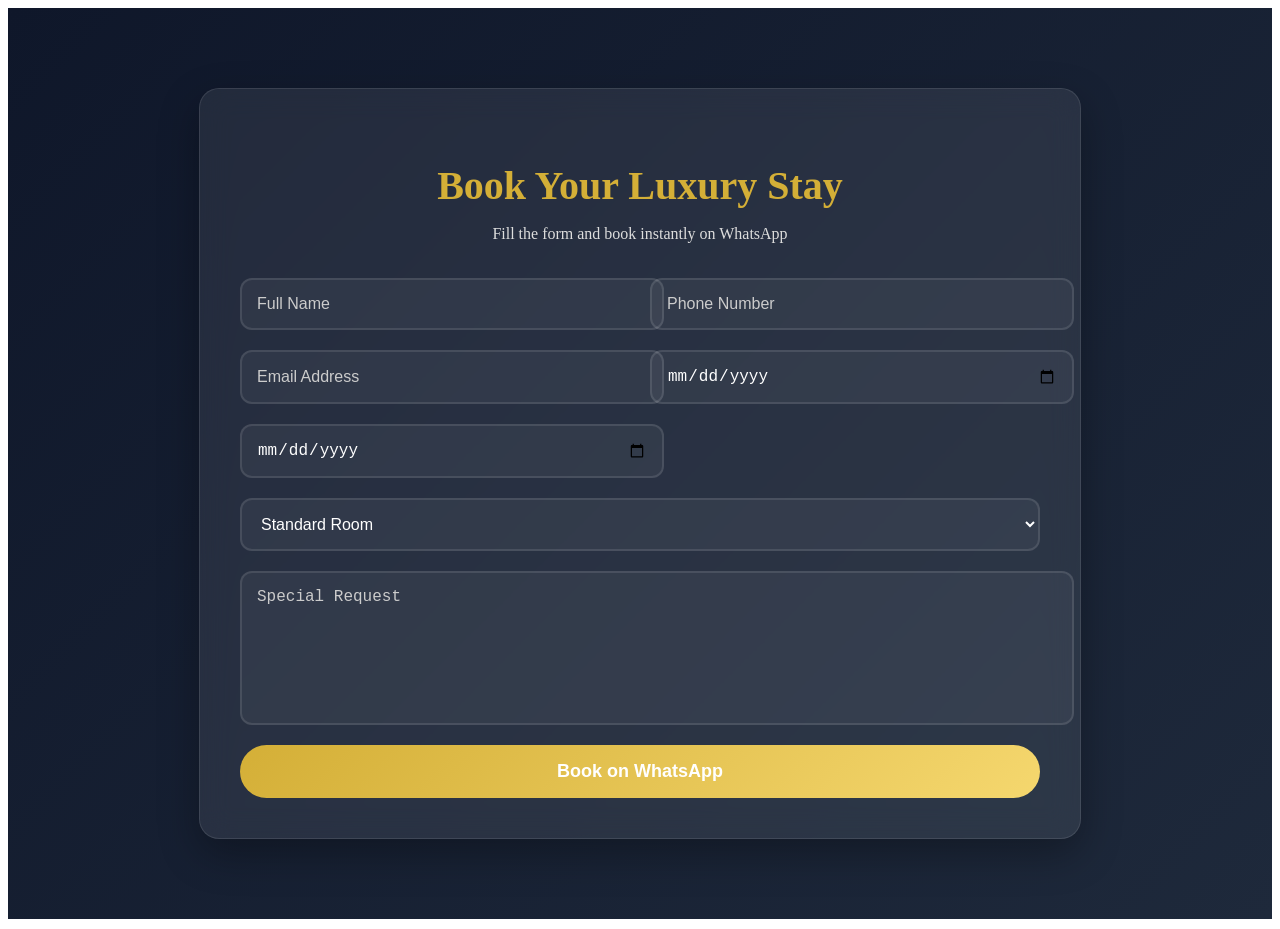
<file: demo-project/Contact/Conatact.html>
<!DOCTYPE html>
<html lang="en">
<head>
    <meta charset="UTF-8">
    <meta name="viewport" content="width=device-width, initial-scale=1.0">
    <title>Contact</title>
    <link rel="stylesheet" href="Conatct.css">
</head>
<body>
    
<section class="booking-section">
    <div class="booking-container">

        <h2 class="booking-title">Book Your Luxury Stay</h2>
        <p class="booking-subtitle">
            Fill the form and book instantly on WhatsApp
        </p>

        <form id="whatsappForm">

            <input type="text" placeholder="Full Name">

            <input type="tel" placeholder="Phone Number">

            <input type="email" placeholder="Email Address">

            <input type="date">

            <input type="date">

            <select class="full-width">
                <option>Standard Room</option>
                <option>Deluxe Room</option>
                <option>Executive Suite</option>
            </select>

            <textarea placeholder="Special Request"></textarea>

            <button type="submit">
                Book on WhatsApp
            </button>

        </form>

    </div>
</section>
    <script src="Contact.js"></script>
</body>
</html>
</file>
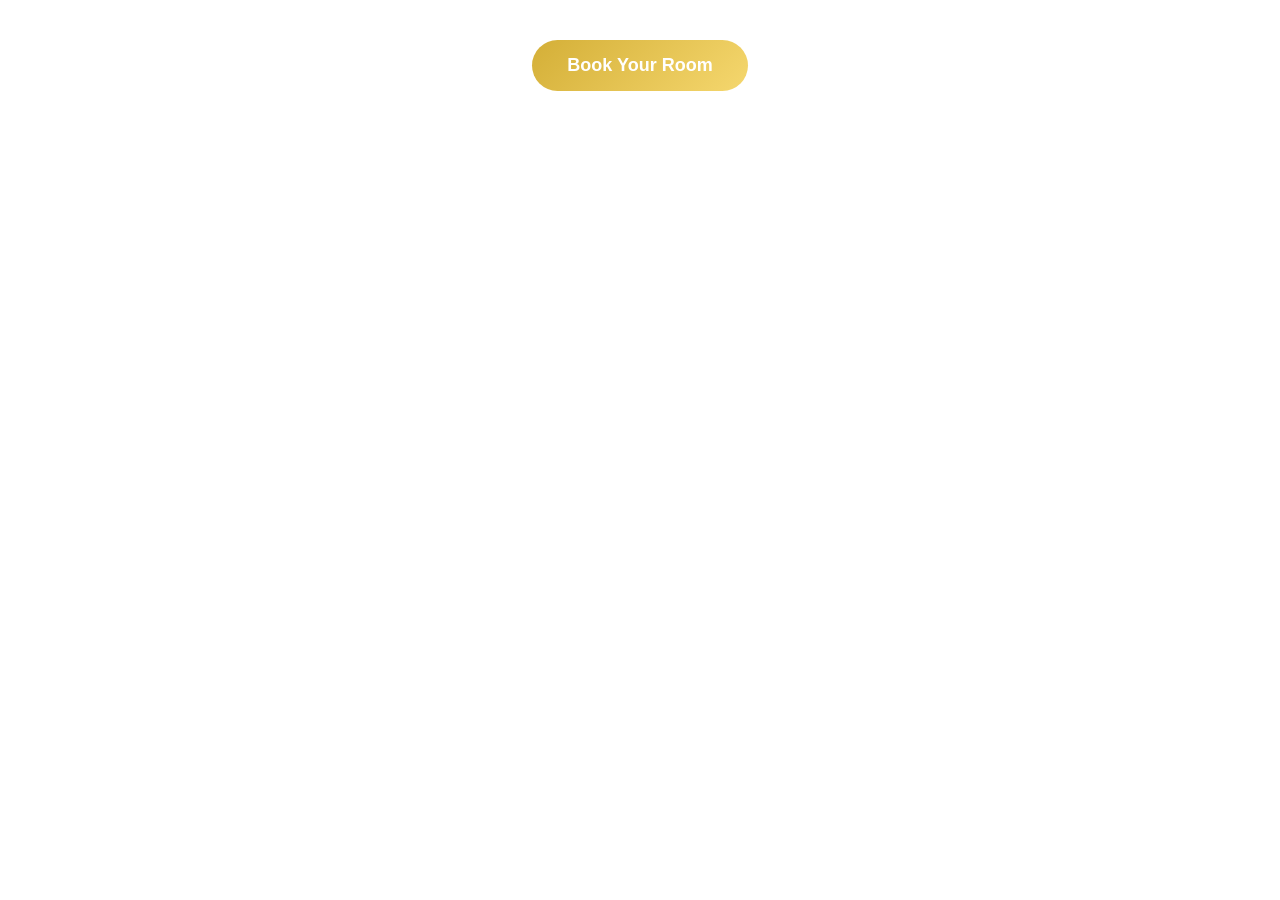
<file: demo-project/Room/Rooms.html>
<!DOCTYPE html>
<html lang="en">
<head>
    <meta charset="UTF-8">
    <meta name="viewport" content="width=device-width, initial-scale=1.0">
    <title>Room Booking</title>
    <link rel="stylesheet" href="room.css">
</head>
<body>


    <!-- Book Now Button -->
<button id="openModal" class="book-btn">
    Book Your Room
</button>

<!-- Booking Modal -->
<div id="bookingModal" class="modal">

    <div class="modal-content">

        <span class="close-btn">&times;</span>

        <h2>Luxury Room Booking</h2>

        <form id="bookingForm">

            <input
                type="text"
                placeholder="Full Name"
                required
            >

            <input
                type="email"
                placeholder="Email Address"
                required
            >

            <input
                type="tel"
                placeholder="Phone Number"
                required
            >

            <input
                type="date"
                required
            >

            <input
                type="date"
                required
            >

            <select>
                <option>Standard Room</option>
                <option>Deluxe Room</option>
                <option>Executive Suite</option>
                <option>Family Suite</option>
            </select>

            <button type="submit">
                Confirm Booking
            </button>

        </form>

    </div>

</div>
    
<script src="Room.js"></script>
</body>
</html>
</file>
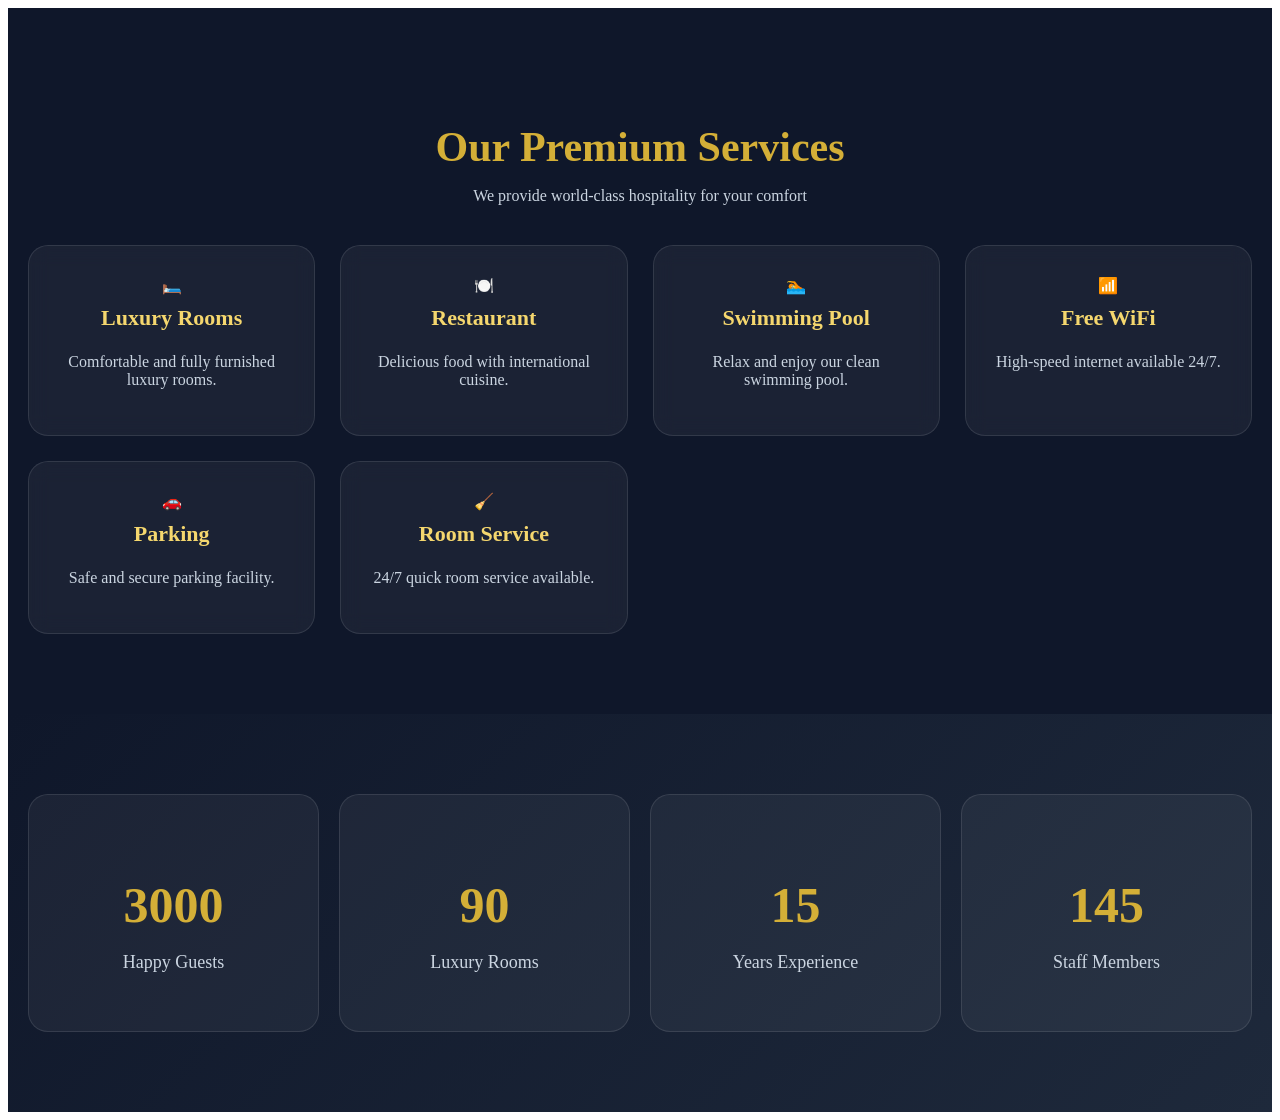
<file: demo-project/services/seviecs.html>
<!DOCTYPE html>
<html lang="en">
<head>
    <meta charset="UTF-8">
    <meta name="viewport" content="width=device-width, initial-scale=1.0">
    <title>Services</title>
    <link rel="stylesheet" href="Serv.css">
</head>
<body>
    
    <section class="services-section">

    <h2 class="services-title">Our Premium Services</h2>
    <p class="services-subtitle">
        We provide world-class hospitality for your comfort
    </p>

    <div class="services-grid">

        <div class="service-card">
            🛏️
            <h3>Luxury Rooms</h3>
            <p>Comfortable and fully furnished luxury rooms.</p>
        </div>

        <div class="service-card">
            🍽️
            <h3>Restaurant</h3>
            <p>Delicious food with international cuisine.</p>
        </div>

        <div class="service-card">
            🏊
            <h3>Swimming Pool</h3>
            <p>Relax and enjoy our clean swimming pool.</p>
        </div>

        <div class="service-card">
            📶
            <h3>Free WiFi</h3>
            <p>High-speed internet available 24/7.</p>
        </div>

        <div class="service-card">
            🚗
            <h3>Parking</h3>
            <p>Safe and secure parking facility.</p>
        </div>

        <div class="service-card">
            🧹
            <h3>Room Service</h3>
            <p>24/7 quick room service available.</p>
        </div>

    </div>

</section>

<section class="counter-section">

    <div class="counter-box">
        <h2 class="counter" data-target="5000">0</h2>
        <p>Happy Guests</p>
    </div>

    <div class="counter-box">
        <h2 class="counter" data-target="120">0</h2>
        <p>Luxury Rooms</p>
    </div>

    <div class="counter-box">
        <h2 class="counter" data-target="15">0</h2>
        <p>Years Experience</p>
    </div>

    <div class="counter-box">
        <h2 class="counter" data-target="250">0</h2>
        <p>Staff Members</p>
    </div>

</section>

<script src="service.js"></script>
</body>
</html>
</file>
<file: demo-project/Contact/Conatct.css>
/* ==========================
   PREMIUM BOOKING FORM
========================== */

.booking-section{
    padding: 80px 20px;
    background: linear-gradient(
        135deg,
        #0f172a,
        #1e293b
    );
}

.booking-container{
    max-width: 800px;
    margin: auto;
    background: rgba(255,255,255,0.08);
    backdrop-filter: blur(15px);
    border: 1px solid rgba(255,255,255,0.1);
    border-radius: 20px;
    padding: 40px;
    box-shadow: 0 15px 40px rgba(0,0,0,0.3);
}

.booking-title{
    text-align: center;
    color: #d4af37;
    font-size: 2.5rem;
    margin-bottom: 10px;
}

.booking-subtitle{
    text-align: center;
    color: #ddd;
    margin-bottom: 35px;
}

#whatsappForm{
    display: grid;
    grid-template-columns: 1fr 1fr;
    gap: 20px;
}

#whatsappForm input,
#whatsappForm select,
#whatsappForm textarea{
    width: 100%;
    padding: 15px;
    border: 2px solid rgba(255,255,255,0.1);
    border-radius: 12px;
    background: rgba(255,255,255,0.05);
    color: white;
    font-size: 16px;
    outline: none;
    transition: 0.3s;
}

#whatsappForm input::placeholder,
#whatsappForm textarea::placeholder{
    color: #ccc;
}

#whatsappForm input:focus,
#whatsappForm select:focus,
#whatsappForm textarea:focus{
    border-color: #d4af37;
    box-shadow: 0 0 15px rgba(212,175,55,0.3);
}

#whatsappForm textarea{
    grid-column: span 2;
    min-height: 120px;
    resize: none;
}

.full-width{
    grid-column: span 2;
}

#whatsappForm button{
    grid-column: span 2;
    padding: 16px;
    border: none;
    border-radius: 50px;
    font-size: 18px;
    font-weight: 600;
    cursor: pointer;
    color: white;
    background: linear-gradient(
        135deg,
        #d4af37,
        #f5d76e
    );
    transition: 0.3s;
}

#whatsappForm button:hover{
    transform: translateY(-4px);
    box-shadow: 0 12px 25px rgba(212,175,55,0.4);
}

#whatsappForm button:active{
    transform: scale(0.98);
}

/* ==========================
   RESPONSIVE DESIGN
========================== */

@media (max-width: 768px){

    .booking-container{
        padding: 25px;
    }

    .booking-title{
        font-size: 2rem;
    }

    #whatsappForm{
        grid-template-columns: 1fr;
    }

    .full-width,
    #whatsappForm textarea,
    #whatsappForm button{
        grid-column: span 1;
    }
}

@media (max-width: 480px){

    .booking-section{
        padding: 60px 15px;
    }

    .booking-title{
        font-size: 1.7rem;
    }

    #whatsappForm input,
    #whatsappForm select,
    #whatsappForm textarea{
        padding: 13px;
        font-size: 15px;
    }

    #whatsappForm button{
        font-size: 16px;
    }
}
</file>
<file: demo-project/Room/room.css>
/* =====================
   OPEN BUTTON
===================== */

.book-btn{
    padding:15px 35px;
    border:none;
    border-radius:50px;
    cursor:pointer;
    font-size:18px;
    font-weight:600;
    color:#fff;
    margin-left: 500px;
    background:linear-gradient(
        135deg,
        #d4af37,
        #f5d76e
    );
    transition:.3s;
}

.book-btn{
    display: block;
    margin: 40px auto;
    padding: 15px 35px;
    border: none;
    border-radius: 50px;
    cursor: pointer;
    font-size: 18px;
    font-weight: 600;
    color: #fff;
    background: linear-gradient(135deg, #d4af37, #f5d76e);
    transition: 0.3s;
}

@media (max-width: 768px){
    .book-btn{
        width: 80%;
        font-size: 16px;
    }
}

.book-btn:hover{
    transform: translateY(-3px);
}

.book-btn:hover{
    transform:translateY(-3px);
}

/* =====================
   MODAL
===================== */

.modal{
    display:none;
    position:fixed;
    left:0;
    top:0;
    width:100%;
    height:100%;
    background:rgba(0,0,0,.8);
    backdrop-filter:blur(6px);
    z-index:9999;
}

.modal-content{
    width:90%;
    max-width:600px;
    background:#fff;
    margin:5% auto;
    padding:35px;
    border-radius:20px;
    position:relative;
    animation:popup .4s ease;
}

@keyframes popup{
    from{
        opacity:0;
        transform:translateY(-40px);
    }
    to{
        opacity:1;
        transform:translateY(0);
    }
}

.modal-content h2{
    text-align:center;
    margin-bottom:25px;
    color:#d4af37;
}

.close-btn{
    position:absolute;
    right:20px;
    top:15px;
    font-size:30px;
    cursor:pointer;
    font-weight:bold;
}

.modal-content form{
    display:grid;
    gap:15px;
}

.modal-content input,
.modal-content select{
    padding:14px;
    border:1px solid #ddd;
    border-radius:10px;
    font-size:16px;
}

.modal-content button{
    padding:15px;
    border:none;
    border-radius:50px;
    cursor:pointer;
    color:#fff;
    font-size:18px;
    background:linear-gradient(
        135deg,
        #d4af37,
        #f5d76e
    );
}

/* Dark Mode Support */

body.dark-mode .modal-content{
    background:#1e293b;
    color:white;
}

body.dark-mode .modal-content input,
body.dark-mode .modal-content select{
    background:#334155;
    color:white;
    border:1px solid #475569;
}

/* Mobile */

@media(max-width:768px){

    .modal-content{
        width:95%;
        margin:15% auto;
        padding:25px;
    }

    .modal-content h2{
        font-size:24px;
    }

}
</file>
<file: demo-project/services/Serv.css>
.services-section{
    padding:80px 20px;
    background:#0f172a;
    text-align:center;
    color:white;
}

.services-title{
    font-size:42px;
    color:#d4af37;
    margin-bottom:10px;
}

.services-subtitle{
    color:#cbd5e1;
    margin-bottom:40px;
}

/* GRID */
.services-grid{
    display:grid;
    grid-template-columns:repeat(auto-fit,minmax(250px,1fr));
    gap:25px;
}

/* CARD */
.service-card{
    background:rgba(255,255,255,0.05);
    border:1px solid rgba(255,255,255,0.1);
    padding:30px;
    border-radius:20px;
    transition:0.4s;
    backdrop-filter:blur(10px);
    cursor:pointer;
}

.service-card h3{
    margin-top:10px;
    font-size:22px;
    color:#f5d76e;
}

.service-card p{
    margin-top:10px;
    color:#cbd5e1;
}

/* HOVER EFFECT */
.service-card:hover{
    transform:translateY(-10px);
    background:rgba(212,175,55,0.1);
    border-color:#d4af37;
    box-shadow:0 10px 30px rgba(0,0,0,0.4);
}

.counter-section{
    padding:80px 20px;
    background:linear-gradient(135deg,#0f172a,#1e293b);
    display:grid;
    grid-template-columns:repeat(auto-fit,minmax(200px,1fr));
    gap:20px;
    text-align:center;
    color:white;
}

.counter-box{
    background:rgba(255,255,255,0.05);
    padding:40px;
    border-radius:20px;
    border:1px solid rgba(255,255,255,0.1);
    transition:0.4s;
}

.counter-box:hover{
    transform:translateY(-10px);
    border-color:#d4af37;
    box-shadow:0 10px 25px rgba(0,0,0,0.4);
}

.counter{
    font-size:50px;
    color:#d4af37;
    margin-bottom:10px;
}

.counter-box p{
    font-size:18px;
    color:#cbd5e1;
}
</file>
